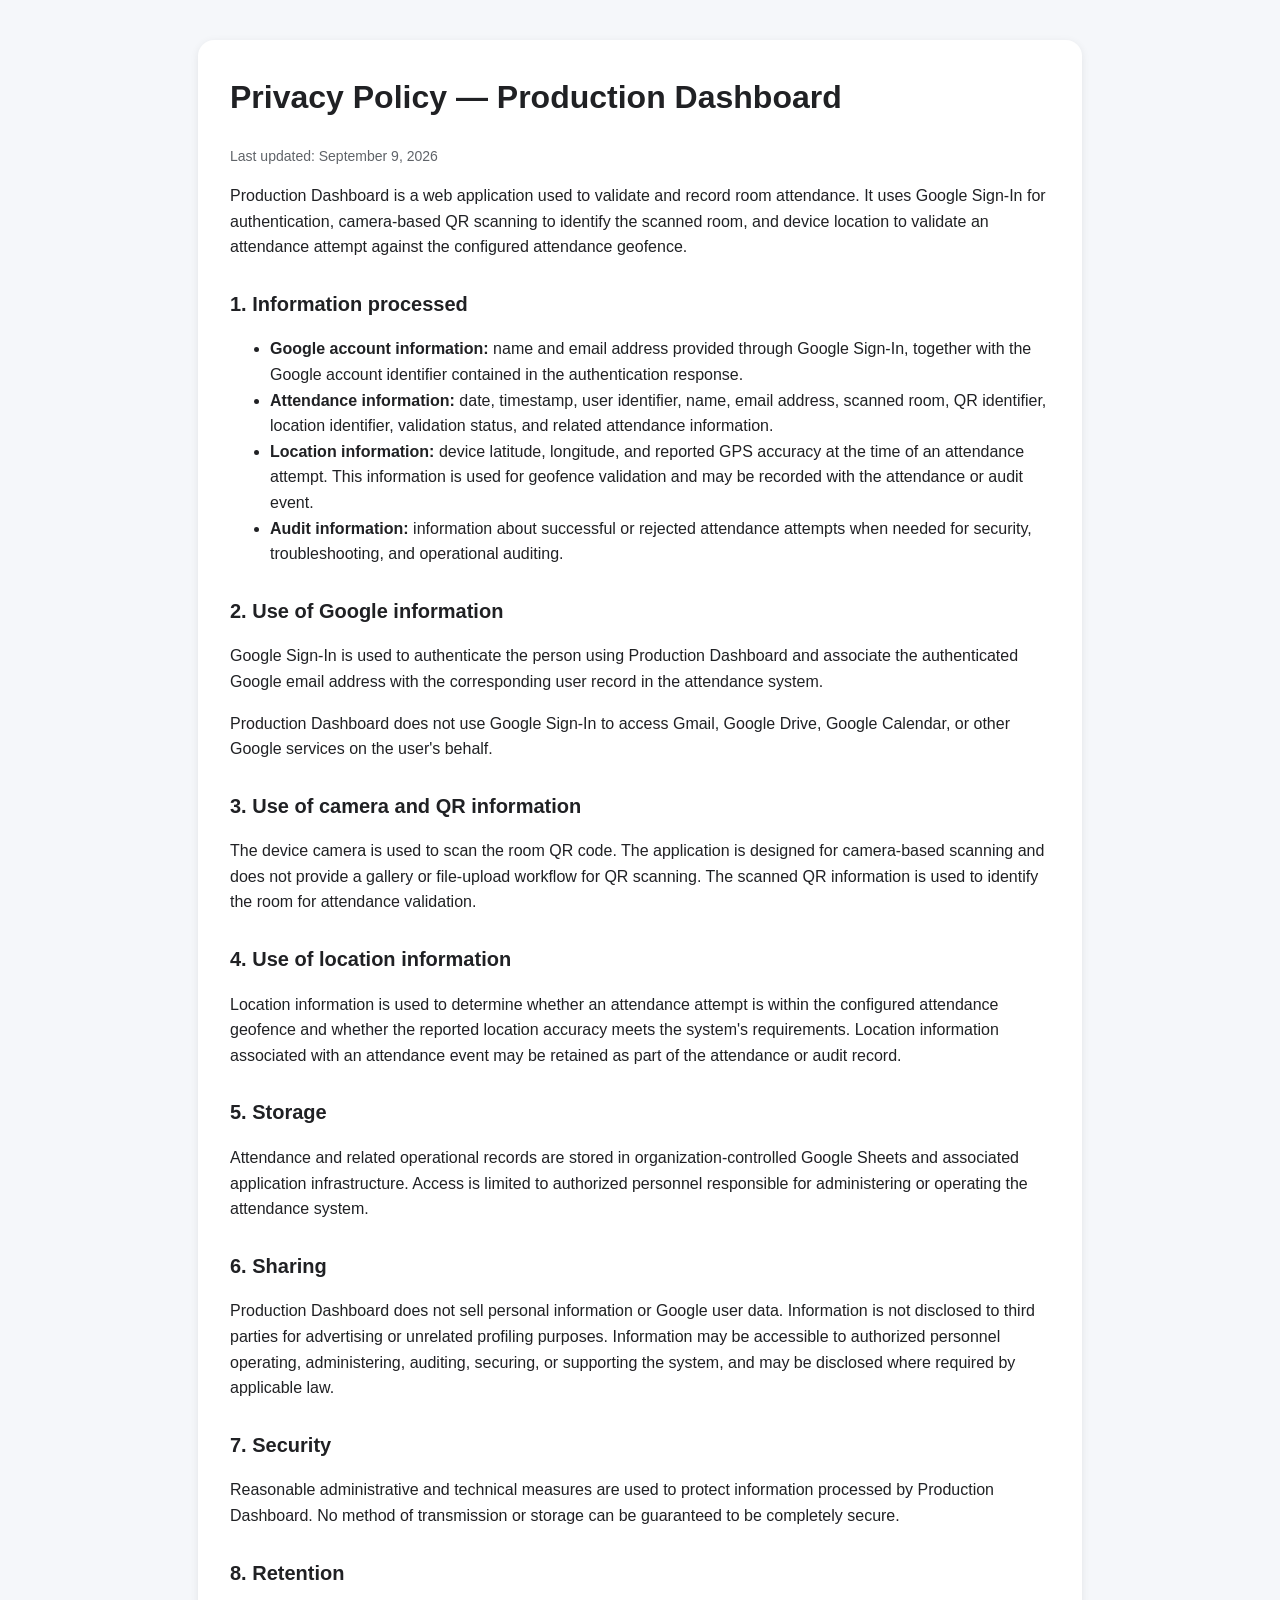
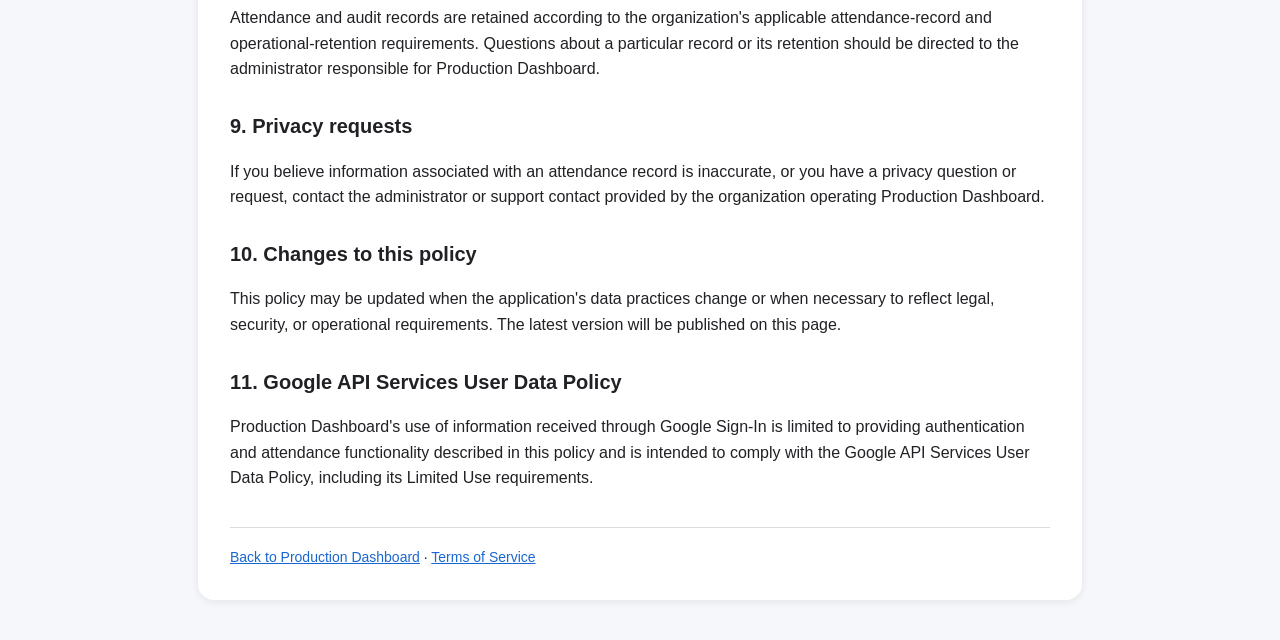
<file: privacy.html>
<!DOCTYPE html>
<html lang="en">
<head>
<meta charset="UTF-8">
<meta name="viewport" content="width=device-width, initial-scale=1.0">
<title>Privacy Policy — Production Dashboard</title>
<style>
body{font-family:Arial,Helvetica,sans-serif;line-height:1.6;color:#202124;background:#f5f7fa;margin:0}
main{max-width:820px;margin:40px auto;padding:32px;background:#fff;border-radius:16px;box-shadow:0 2px 8px rgba(0,0,0,.08)}
h1{margin-top:0} h2{margin-top:28px;font-size:20px} a{color:#1967d2}
.meta{color:#5f6368;font-size:14px} footer{margin-top:36px;padding-top:18px;border-top:1px solid #dadce0;font-size:14px}
</style>
</head>
<body>
<main>
<h1>Privacy Policy — Production Dashboard</h1>
<p class="meta">Last updated: September 9, 2026</p>

<p>Production Dashboard is a web application used to validate and record room attendance. It uses Google Sign-In for authentication, camera-based QR scanning to identify the scanned room, and device location to validate an attendance attempt against the configured attendance geofence.</p>

<h2>1. Information processed</h2>
<ul>
<li><strong>Google account information:</strong> name and email address provided through Google Sign-In, together with the Google account identifier contained in the authentication response.</li>
<li><strong>Attendance information:</strong> date, timestamp, user identifier, name, email address, scanned room, QR identifier, location identifier, validation status, and related attendance information.</li>
<li><strong>Location information:</strong> device latitude, longitude, and reported GPS accuracy at the time of an attendance attempt. This information is used for geofence validation and may be recorded with the attendance or audit event.</li>
<li><strong>Audit information:</strong> information about successful or rejected attendance attempts when needed for security, troubleshooting, and operational auditing.</li>
</ul>

<h2>2. Use of Google information</h2>
<p>Google Sign-In is used to authenticate the person using Production Dashboard and associate the authenticated Google email address with the corresponding user record in the attendance system.</p>
<p>Production Dashboard does not use Google Sign-In to access Gmail, Google Drive, Google Calendar, or other Google services on the user's behalf.</p>

<h2>3. Use of camera and QR information</h2>
<p>The device camera is used to scan the room QR code. The application is designed for camera-based scanning and does not provide a gallery or file-upload workflow for QR scanning. The scanned QR information is used to identify the room for attendance validation.</p>

<h2>4. Use of location information</h2>
<p>Location information is used to determine whether an attendance attempt is within the configured attendance geofence and whether the reported location accuracy meets the system's requirements. Location information associated with an attendance event may be retained as part of the attendance or audit record.</p>

<h2>5. Storage</h2>
<p>Attendance and related operational records are stored in organization-controlled Google Sheets and associated application infrastructure. Access is limited to authorized personnel responsible for administering or operating the attendance system.</p>

<h2>6. Sharing</h2>
<p>Production Dashboard does not sell personal information or Google user data. Information is not disclosed to third parties for advertising or unrelated profiling purposes. Information may be accessible to authorized personnel operating, administering, auditing, securing, or supporting the system, and may be disclosed where required by applicable law.</p>

<h2>7. Security</h2>
<p>Reasonable administrative and technical measures are used to protect information processed by Production Dashboard. No method of transmission or storage can be guaranteed to be completely secure.</p>

<h2>8. Retention</h2>
<p>Attendance and audit records are retained according to the organization's applicable attendance-record and operational-retention requirements. Questions about a particular record or its retention should be directed to the administrator responsible for Production Dashboard.</p>

<h2>9. Privacy requests</h2>
<p>If you believe information associated with an attendance record is inaccurate, or you have a privacy question or request, contact the administrator or support contact provided by the organization operating Production Dashboard.</p>

<h2>10. Changes to this policy</h2>
<p>This policy may be updated when the application's data practices change or when necessary to reflect legal, security, or operational requirements. The latest version will be published on this page.</p>

<h2>11. Google API Services User Data Policy</h2>
<p>Production Dashboard's use of information received through Google Sign-In is limited to providing authentication and attendance functionality described in this policy and is intended to comply with the Google API Services User Data Policy, including its Limited Use requirements.</p>

<footer>
<a href="/">Back to Production Dashboard</a> ·
<a href="/terms.html">Terms of Service</a>
</footer>
</main>
</body>
</html>
</file>
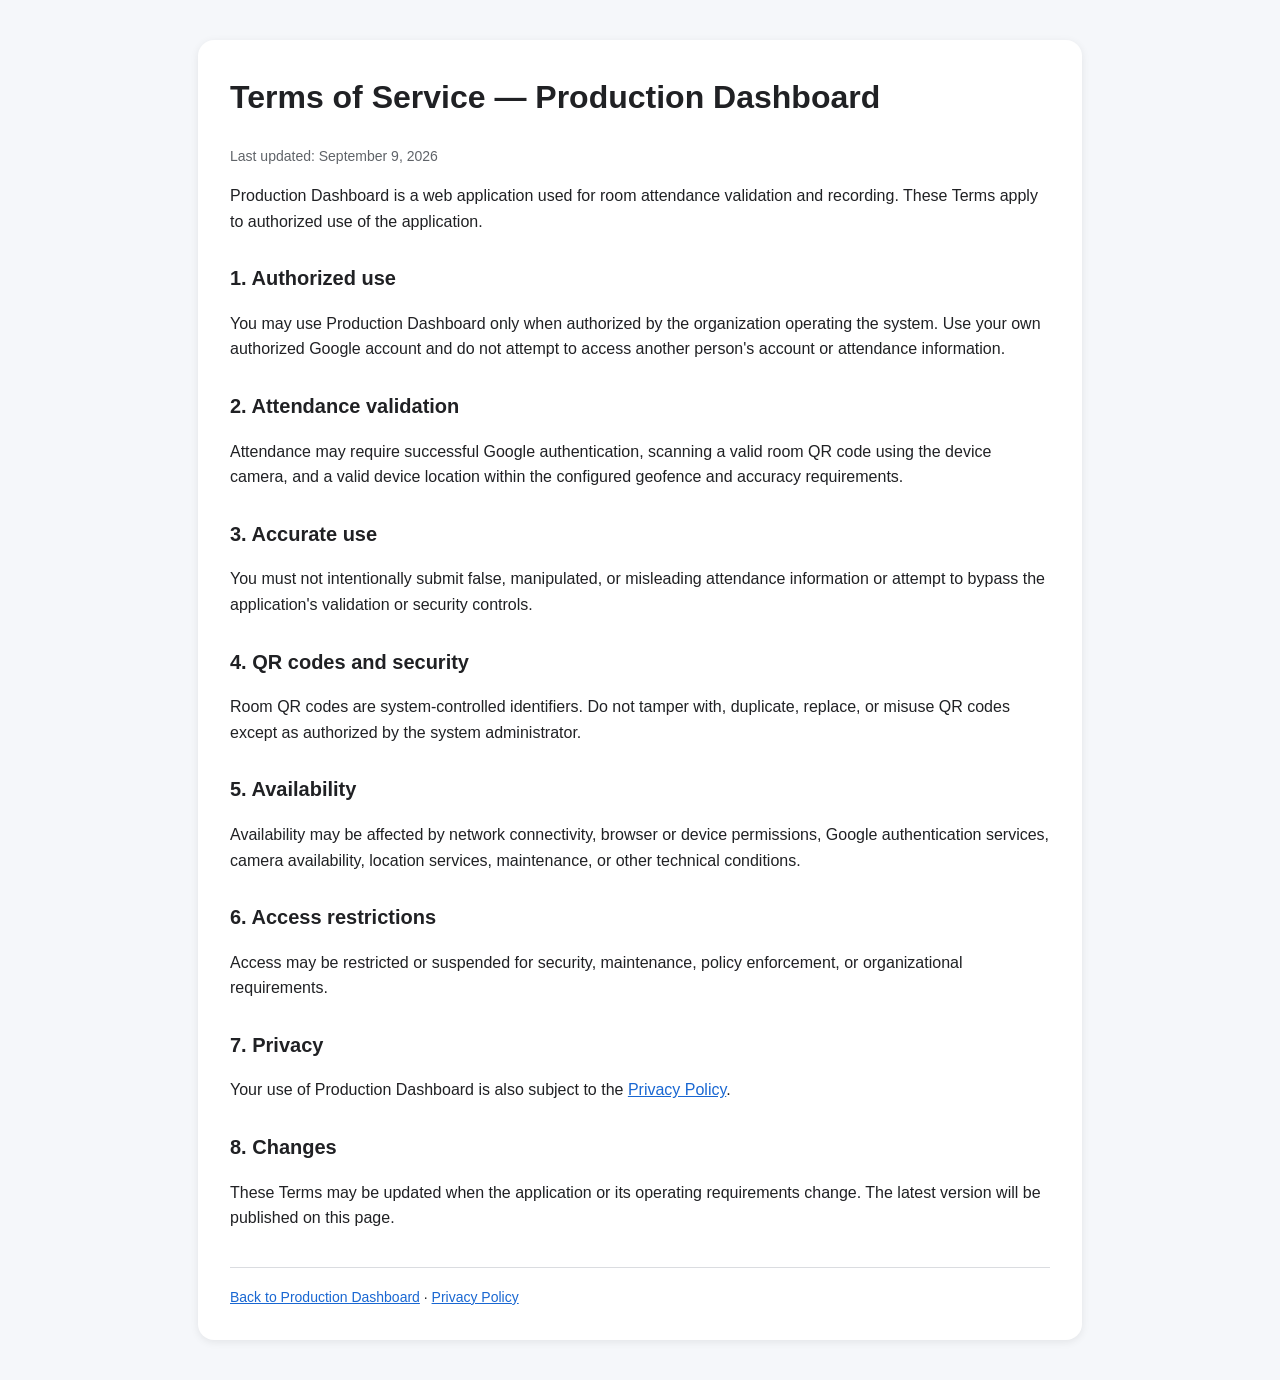
<file: terms.html>
<!DOCTYPE html>
<html lang="en">
<head>
<meta charset="UTF-8">
<meta name="viewport" content="width=device-width, initial-scale=1.0">
<title>Terms of Service — Production Dashboard</title>
<style>
body{font-family:Arial,Helvetica,sans-serif;line-height:1.6;color:#202124;background:#f5f7fa;margin:0}
main{max-width:820px;margin:40px auto;padding:32px;background:#fff;border-radius:16px;box-shadow:0 2px 8px rgba(0,0,0,.08)}
h1{margin-top:0} h2{margin-top:28px;font-size:20px} a{color:#1967d2}
.meta{color:#5f6368;font-size:14px} footer{margin-top:36px;padding-top:18px;border-top:1px solid #dadce0;font-size:14px}
</style>
</head>
<body>
<main>
<h1>Terms of Service — Production Dashboard</h1>
<p class="meta">Last updated: September 9, 2026</p>

<p>Production Dashboard is a web application used for room attendance validation and recording. These Terms apply to authorized use of the application.</p>

<h2>1. Authorized use</h2>
<p>You may use Production Dashboard only when authorized by the organization operating the system. Use your own authorized Google account and do not attempt to access another person's account or attendance information.</p>

<h2>2. Attendance validation</h2>
<p>Attendance may require successful Google authentication, scanning a valid room QR code using the device camera, and a valid device location within the configured geofence and accuracy requirements.</p>

<h2>3. Accurate use</h2>
<p>You must not intentionally submit false, manipulated, or misleading attendance information or attempt to bypass the application's validation or security controls.</p>

<h2>4. QR codes and security</h2>
<p>Room QR codes are system-controlled identifiers. Do not tamper with, duplicate, replace, or misuse QR codes except as authorized by the system administrator.</p>

<h2>5. Availability</h2>
<p>Availability may be affected by network connectivity, browser or device permissions, Google authentication services, camera availability, location services, maintenance, or other technical conditions.</p>

<h2>6. Access restrictions</h2>
<p>Access may be restricted or suspended for security, maintenance, policy enforcement, or organizational requirements.</p>

<h2>7. Privacy</h2>
<p>Your use of Production Dashboard is also subject to the <a href="/privacy.html">Privacy Policy</a>.</p>

<h2>8. Changes</h2>
<p>These Terms may be updated when the application or its operating requirements change. The latest version will be published on this page.</p>

<footer>
<a href="/">Back to Production Dashboard</a> ·
<a href="/privacy.html">Privacy Policy</a>
</footer>
</main>
</body>
</html>
</file>
